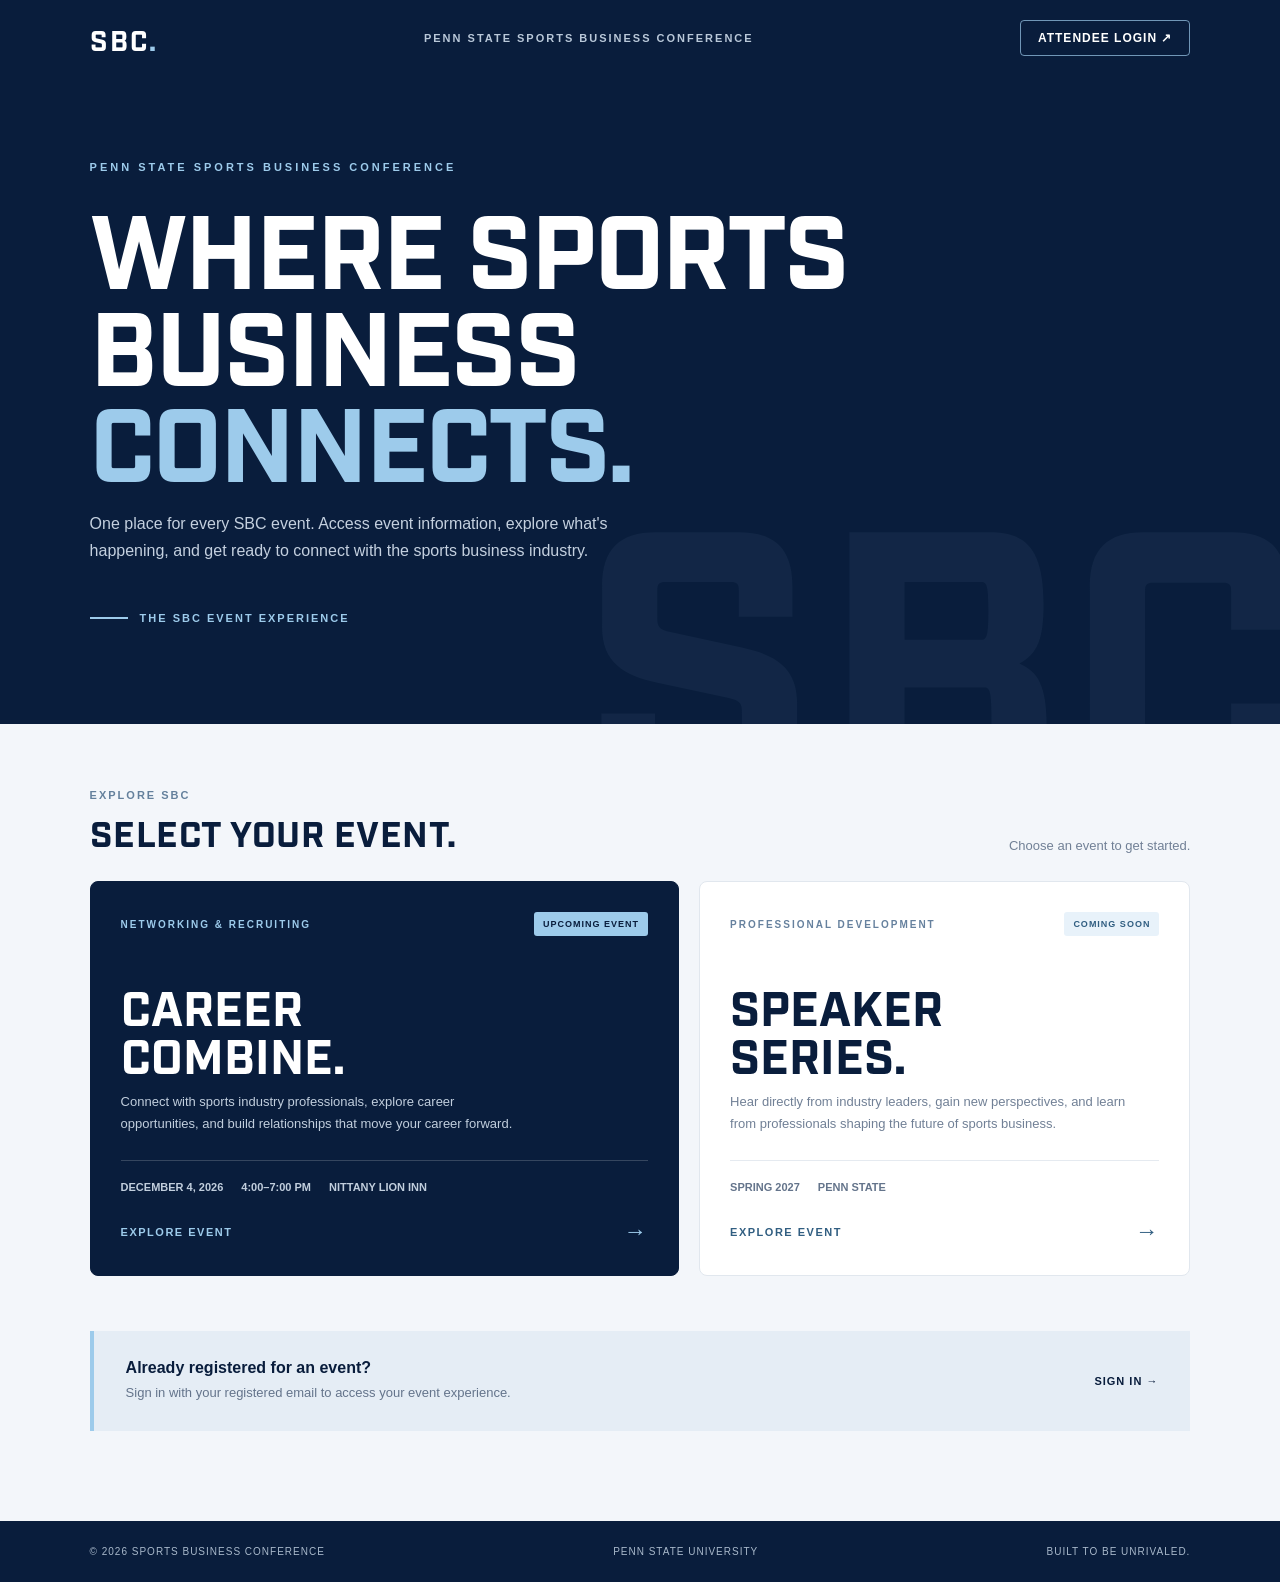
<file: index.html>
<!DOCTYPE html>
<html lang="en">
<head>
  <meta charset="UTF-8">
  <meta name="viewport" content="width=device-width, initial-scale=1.0">
  <meta name="theme-color" content="#091d3c">

  <title>SBC Events | Penn State</title>

  <style>
    @font-face {
      font-family: "Industry";
      src: url("/assets/fonts/IndustryTest-Bold.otf") format("opentype");
      font-weight: 700;
    }

    :root {
      --navy: #091d3c;
      --blue: #9dcbeb;
      --light: #f3f6fa;
      --white: #ffffff;
      --muted: #718096;
    }

    * {
      box-sizing: border-box;
      margin: 0;
      padding: 0;
    }

    body {
      font-family: "DM Sans", Arial, sans-serif;
      background: var(--light);
      color: var(--navy);
    }

    a {
      color: inherit;
      text-decoration: none;
    }

    .topbar {
      min-height: 76px;
      padding: 0 7%;
      display: flex;
      justify-content: space-between;
      align-items: center;
      gap: 20px;
      background: var(--navy);
      color: white;
    }

    .logo {
      font-family: "Industry", Arial, sans-serif;
      font-size: 28px;
      letter-spacing: 2px;
    }

    .logo span {
      color: var(--blue);
    }

    .topbar-label {
      color: #b9c8d9;
      font-size: 11px;
      font-weight: 700;
      letter-spacing: 2px;
      text-transform: uppercase;
      text-align: center;
    }

    .login-link {
      border: 1px solid rgba(157, 203, 235, .7);
      border-radius: 4px;
      padding: 10px 17px;
      font-size: 12px;
      font-weight: 700;
      letter-spacing: 1px;
      white-space: nowrap;
      transition: .2s ease;
    }

    .login-link:hover {
      background: var(--blue);
      color: var(--navy);
    }

    .hero {
      position: relative;
      overflow: hidden;
      background: var(--navy);
      color: white;
      padding: 85px 7% 100px;
    }

    .hero::after {
      content: "SBC";
      position: absolute;
      right: -25px;
      bottom: -100px;
      font-family: "Industry", Arial, sans-serif;
      font-size: clamp(180px, 30vw, 430px);
      line-height: 1;
      color: rgba(157, 203, 235, .055);
      pointer-events: none;
    }

    .hero-content {
      position: relative;
      z-index: 1;
      max-width: 850px;
    }

    .eyebrow {
      color: var(--blue);
      font-size: 11px;
      font-weight: 700;
      letter-spacing: 3px;
      text-transform: uppercase;
      margin-bottom: 22px;
    }

    h1 {
      font-family: "Industry", "Arial Narrow", Arial, sans-serif;
      font-size: clamp(55px, 9vw, 105px);
      line-height: .92;
      letter-spacing: -2px;
      margin-bottom: 25px;
    }

    h1 span {
      color: var(--blue);
    }

    .hero-description {
      max-width: 530px;
      color: #c4d0df;
      font-size: 16px;
      line-height: 1.7;
    }

    .hero-bottom {
      position: relative;
      z-index: 1;
      display: flex;
      align-items: center;
      gap: 12px;
      margin-top: 48px;
      color: var(--blue);
      font-size: 11px;
      font-weight: 700;
      letter-spacing: 2px;
    }

    .hero-bottom::before {
      content: "";
      width: 38px;
      height: 2px;
      background: var(--blue);
    }

    main {
      width: min(1120px, 86%);
      margin: 0 auto;
      padding: 65px 0 90px;
    }

    .section-heading {
      display: flex;
      justify-content: space-between;
      align-items: end;
      gap: 20px;
      margin-bottom: 28px;
    }

    .section-label {
      color: #64809c;
      font-size: 11px;
      font-weight: 700;
      letter-spacing: 2px;
      text-transform: uppercase;
      margin-bottom: 9px;
    }

    h2 {
      font-family: "Industry", Arial, sans-serif;
      font-size: 36px;
      letter-spacing: .5px;
    }

    .section-note {
      color: var(--muted);
      font-size: 13px;
    }

    .events-grid {
      display: grid;
      grid-template-columns: 1.2fr 1fr;
      gap: 20px;
    }

    .event-card {
      position: relative;
      display: flex;
      flex-direction: column;
      min-height: 350px;
      overflow: hidden;
      padding: 30px;
      border-radius: 8px;
      background: white;
      border: 1px solid #e1e7ee;
      transition: transform .25s ease, box-shadow .25s ease;
    }

    .event-card:hover {
      transform: translateY(-5px);
      box-shadow: 0 15px 35px rgba(9, 29, 60, .1);
    }

    .event-card.featured {
      background: var(--navy);
      color: white;
      border-color: var(--navy);
    }

    .event-top {
      display: flex;
      justify-content: space-between;
      align-items: center;
      gap: 10px;
      margin-bottom: auto;
    }

    .event-category {
      font-size: 10px;
      font-weight: 700;
      letter-spacing: 2px;
      text-transform: uppercase;
      color: #66819e;
    }

    .featured .event-category {
      color: var(--blue);
    }

    .status {
      border-radius: 3px;
      padding: 7px 9px;
      background: #e8f2fa;
      color: #315e81;
      font-size: 9px;
      font-weight: 700;
      letter-spacing: 1px;
      text-transform: uppercase;
      white-space: nowrap;
    }

    .status.upcoming {
      background: var(--blue);
      color: var(--navy);
    }

    .event-title {
      font-family: "Industry", Arial, sans-serif;
      font-size: clamp(34px, 4vw, 48px);
      line-height: 1;
      margin: 45px 0 14px;
    }

    .event-description {
      color: #718096;
      font-size: 13px;
      line-height: 1.7;
      max-width: 400px;
    }

    .featured .event-description {
      color: #c1cedd;
    }

    .event-meta {
      display: flex;
      flex-wrap: wrap;
      gap: 18px;
      margin-top: 25px;
      padding-top: 20px;
      border-top: 1px solid #e5eaf0;
      color: #64748b;
      font-size: 11px;
      font-weight: 700;
    }

    .featured .event-meta {
      border-color: rgba(255,255,255,.18);
      color: #c1cedd;
    }

    .event-action {
      display: flex;
      justify-content: space-between;
      align-items: center;
      margin-top: 25px;
      color: #315e81;
      font-size: 11px;
      font-weight: 700;
      letter-spacing: 1.5px;
      text-transform: uppercase;
    }

    .featured .event-action {
      color: var(--blue);
    }

    .arrow {
      font-size: 23px;
      transition: transform .2s ease;
    }

    .event-card:hover .arrow {
      transform: translateX(5px);
    }

    .info-strip {
      margin-top: 55px;
      padding: 28px 32px;
      display: flex;
      justify-content: space-between;
      align-items: center;
      gap: 25px;
      background: #e5edf5;
      border-left: 4px solid var(--blue);
    }

    .info-strip h3 {
      font-size: 16px;
      margin-bottom: 6px;
    }

    .info-strip p {
      color: #64748b;
      font-size: 13px;
      line-height: 1.5;
    }

    .info-strip a {
      flex-shrink: 0;
      font-size: 11px;
      font-weight: 700;
      letter-spacing: 1px;
      text-transform: uppercase;
    }

    footer {
      padding: 25px 7%;
      display: flex;
      justify-content: space-between;
      gap: 15px;
      background: var(--navy);
      color: #a9b9cb;
      font-size: 10px;
      letter-spacing: 1px;
    }

    @media (max-width: 700px) {
      .topbar {
        padding: 0 6%;
      }

      .topbar-label {
        display: none;
      }

      .hero {
        padding: 70px 7% 80px;
      }

      main {
        width: 88%;
        padding: 48px 0 65px;
      }

      .section-heading {
        align-items: start;
        flex-direction: column;
      }

      .events-grid {
        grid-template-columns: 1fr;
      }

      .event-card {
        min-height: 330px;
        padding: 25px;
      }

      .info-strip {
        align-items: start;
        flex-direction: column;
      }

      footer {
        flex-direction: column;
      }
    }
  </style>
</head>

<body>

  <header class="topbar">
    <a href="/" class="logo">SBC<span>.</span></a>

    <div class="topbar-label">
      Penn State Sports Business Conference
    </div>

    <a href="/login.html" class="login-link" id="account-link">
      ATTENDEE LOGIN ↗
    </a>
  </header>

  <section class="hero">
    <div class="hero-content">
      <p class="eyebrow">Penn State Sports Business Conference</p>

      <h1>WHERE SPORTS<br>BUSINESS <span>CONNECTS.</span></h1>

      <p class="hero-description">
        One place for every SBC event. Access event information,
        explore what's happening, and get ready to connect with
        the sports business industry.
      </p>
    </div>

    <div class="hero-bottom">
      THE SBC EVENT EXPERIENCE
    </div>
  </section>

  <main>
    <div class="section-heading">
      <div>
        <p class="section-label">Explore SBC</p>
        <h2>SELECT YOUR EVENT.</h2>
      </div>

      <p class="section-note">
        Choose an event to get started.
      </p>
    </div>

    <section class="events-grid">

      <!-- CAREER COMBINE -->
      <a href="/login.html"
         data-event-link="/career-combine/combine-index.html"
         class="event-card featured">

        <div class="event-top">
          <span class="event-category">Networking & Recruiting</span>
          <span class="status upcoming">Upcoming Event</span>
        </div>

        <div>
          <h3 class="event-title">CAREER<br>COMBINE.</h3>

          <p class="event-description">
            Connect with sports industry professionals, explore
            career opportunities, and build relationships that
            move your career forward.
          </p>
        </div>

        <div class="event-meta">
          <span>DECEMBER 4, 2026</span>
          <span>4:00–7:00 PM</span>
          <span>NITTANY LION INN</span>
        </div>

        <div class="event-action">
          <span>Explore Event</span>
          <span class="arrow">→</span>
        </div>
      </a>

      <!-- SPEAKER SERIES -->
      <a href="/login.html"
         data-event-link="/speaker-series/speaker-index.html"
         class="event-card">

        <div class="event-top">
          <span class="event-category">Professional Development</span>
          <span class="status">Coming Soon</span>
        </div>

        <div>
          <h3 class="event-title">SPEAKER<br>SERIES.</h3>

          <p class="event-description">
            Hear directly from industry leaders, gain new
            perspectives, and learn from professionals shaping
            the future of sports business.
          </p>
        </div>

        <div class="event-meta">
          <span>SPRING 2027</span>
          <span>PENN STATE</span>
        </div>

        <div class="event-action">
          <span>Explore Event</span>
          <span class="arrow">→</span>
        </div>
      </a>

    </section>

    <section class="info-strip">
      <div>
        <h3 id="info-heading">Already registered for an event?</h3>
        <p id="info-description">
          Sign in with your registered email to access your event experience.
        </p>
      </div>

      <a href="/login.html" id="info-link">Sign In →</a>
    </section>
  </main>

  <footer>
    <span>© 2026 SPORTS BUSINESS CONFERENCE</span>
    <span>PENN STATE UNIVERSITY</span>
    <span>BUILT TO BE UNRIVALED.</span>
  </footer>

  <script type="module">
    import { supabase } from "/assets/js/supabase.js";

    const accountLink = document.querySelector("#account-link");
    const eventLinks = document.querySelectorAll("[data-event-link]");
    const infoHeading = document.querySelector("#info-heading");
    const infoDescription = document.querySelector("#info-description");
    const infoLink = document.querySelector("#info-link");

    async function updateHomepage() {
      try {
        const {
          data: { session },
          error
        } = await supabase.auth.getSession();

        if (error) {
          throw error;
        }

        if (session) {
          // Update account navigation
          accountLink.textContent = "MY DASHBOARD →";
          accountLink.href = "/dashboard.html";

          // Allow signed-in users to enter event pages
          eventLinks.forEach(link => {
            link.href = link.dataset.eventLink;
          });

          // Update the sign-in information strip
          infoHeading.textContent = "You're signed in.";
          infoDescription.textContent =
            "Head to your dashboard to access your SBC event resources.";
          infoLink.textContent = "My Dashboard →";
          infoLink.href = "/dashboard.html";
        }

      } catch (error) {
        console.error("Homepage session check failed:", error);
      }
    }

    updateHomepage();
  </script>

</body>
</html>
</file>
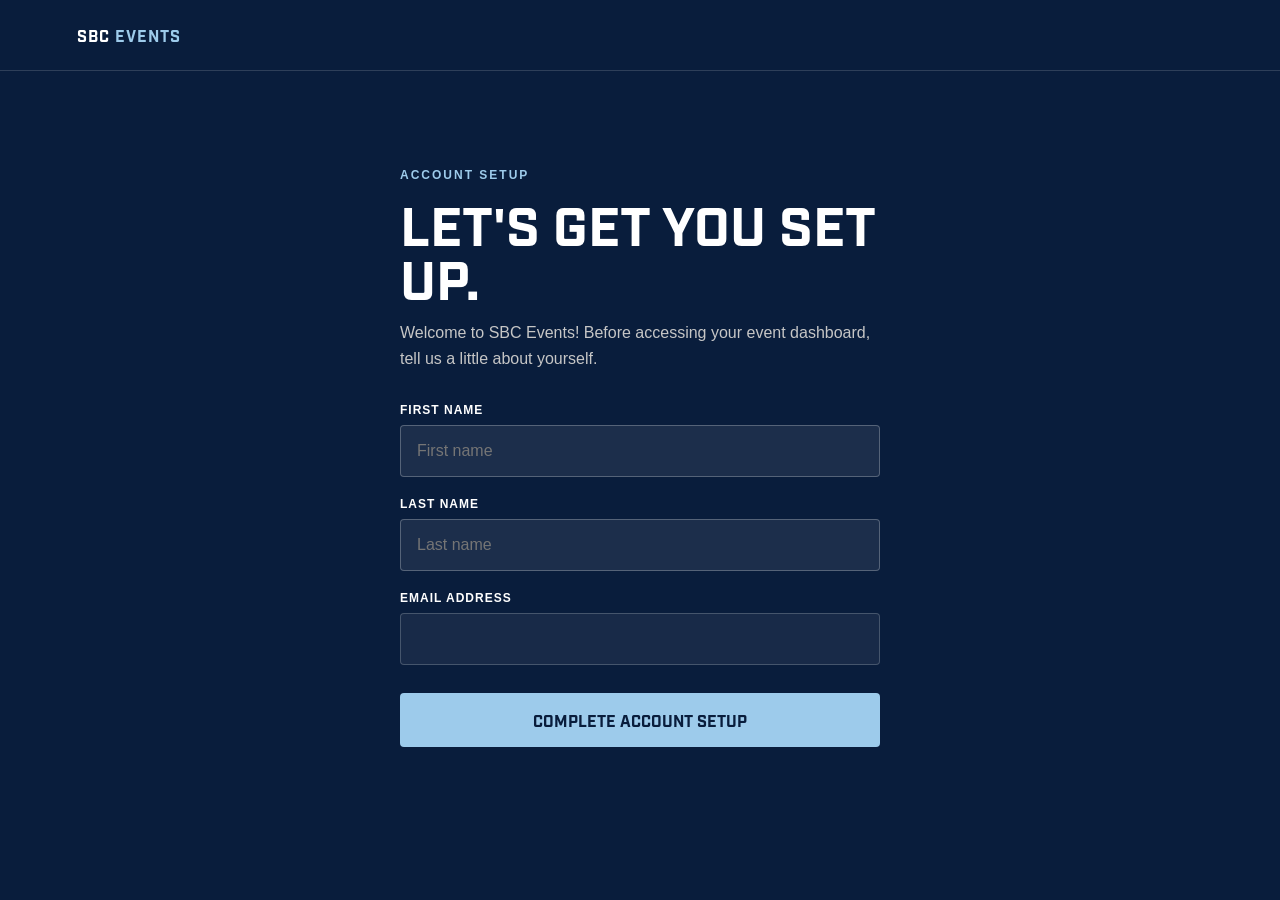
<file: complete-profile.html>
<!DOCTYPE html>
<html lang="en">
<head>
  <meta charset="UTF-8">
  <meta name="viewport" content="width=device-width, initial-scale=1.0">
  <title>Complete Your Profile | SBC Events</title>

  <style>
    @font-face {
      font-family: "Industry";
      src: url("/assets/fonts/IndustryTest-Bold.otf");
      font-weight: 700;
    }

    :root {
      --navy: #091d3c;
      --blue: #9dcbeb;
      --gray: #c6c6c6;
      --white: #ffffff;
    }

    * {
      box-sizing: border-box;
    }

    body {
      margin: 0;
      min-height: 100vh;
      background: var(--navy);
      color: var(--white);
      font-family: Arial, sans-serif;
      display: flex;
      flex-direction: column;
    }

    header {
      padding: 25px 6%;
      border-bottom: 1px solid rgba(255,255,255,.15);
      font-family: Industry, Arial, sans-serif;
      letter-spacing: 1px;
    }

    header span {
      color: var(--blue);
    }

    main {
      width: min(480px, 90%);
      margin: auto;
      padding: 55px 0;
    }

    .eyebrow {
      color: var(--blue);
      font-size: 12px;
      font-weight: bold;
      letter-spacing: 2px;
    }

    h1 {
      font-family: Industry, Arial, sans-serif;
      font-size: clamp(36px, 7vw, 54px);
      line-height: 1;
      margin: 14px 0;
      text-transform: uppercase;
    }

    .intro {
      color: var(--gray);
      line-height: 1.6;
      margin-bottom: 32px;
    }

    label {
      display: block;
      font-size: 12px;
      font-weight: bold;
      letter-spacing: 1px;
      margin: 20px 0 8px;
      text-transform: uppercase;
    }

    input {
      width: 100%;
      padding: 16px;
      border: 1px solid rgba(255,255,255,.25);
      border-radius: 4px;
      background: rgba(255,255,255,.08);
      color: white;
      font-size: 16px;
    }

    input:focus {
      outline: 2px solid var(--blue);
      border-color: transparent;
    }

    input[readonly] {
      color: var(--gray);
      opacity: .8;
    }

    button {
      width: 100%;
      margin-top: 28px;
      padding: 17px;
      border: 0;
      border-radius: 4px;
      background: var(--blue);
      color: var(--navy);
      font-family: Industry, Arial, sans-serif;
      font-size: 16px;
      cursor: pointer;
    }

    button:disabled {
      opacity: .6;
      cursor: wait;
    }

    #message {
      min-height: 24px;
      margin-top: 18px;
      font-size: 14px;
      line-height: 1.5;
    }

    .error {
      color: #ffaaaa;
    }

    .success {
      color: var(--blue);
    }
  </style>
</head>

<body>
  <header>SBC <span>EVENTS</span></header>

  <main>
    <div class="eyebrow">ACCOUNT SETUP</div>
    <h1>Let's get you set up.</h1>

    <p class="intro">
      Welcome to SBC Events! Before accessing your event dashboard,
      tell us a little about yourself.
    </p>

    <form id="profile-form">
      <label for="first-name">First Name</label>
      <input
        id="first-name"
        type="text"
        placeholder="First name"
        autocomplete="given-name"
        required
      >

      <label for="last-name">Last Name</label>
      <input
        id="last-name"
        type="text"
        placeholder="Last name"
        autocomplete="family-name"
        required
      >

      <label for="email">Email Address</label>
      <input id="email" type="email" readonly>

      <button id="submit-button" type="submit">
        COMPLETE ACCOUNT SETUP
      </button>

      <p id="message" role="status"></p>
    </form>
  </main>

  <script type="module">
    import { supabase } from "/assets/js/supabase.js";

    const form = document.querySelector("#profile-form");
    const firstNameInput = document.querySelector("#first-name");
    const lastNameInput = document.querySelector("#last-name");
    const emailInput = document.querySelector("#email");
    const submitButton = document.querySelector("#submit-button");
    const message = document.querySelector("#message");

    function showMessage(text, type = "") {
      message.textContent = text;
      message.className = type;
    }

    async function initializePage() {
      const {
        data: { session },
        error
      } = await supabase.auth.getSession();

      if (error || !session) {
        showMessage(
          "Your invitation may have expired. Please ask SBC for a new invitation.",
          "error"
        );
        form.hidden = true;
        return;
      }

      emailInput.value = session.user.email || "";

      const { data: profile } = await supabase
        .from("profiles")
        .select("full_name")
        .eq("id", session.user.id)
        .maybeSingle();

      if (profile?.full_name) {
        window.location.replace("/dashboard.html");
      }
    }

    form.addEventListener("submit", async (event) => {
      event.preventDefault();

      const firstName = firstNameInput.value.trim();
      const lastName = lastNameInput.value.trim();

      if (!firstName || !lastName) {
        showMessage("Please enter your first and last name.", "error");
        return;
      }

      submitButton.disabled = true;
      submitButton.textContent = "SAVING...";
      showMessage("");

      const {
        data: { session }
      } = await supabase.auth.getSession();

      if (!session) {
        showMessage("Your session expired. Please request a new invitation.", "error");
        submitButton.disabled = false;
        submitButton.textContent = "COMPLETE ACCOUNT SETUP";
        return;
      }

      const fullName = `${firstName} ${lastName}`;

      const { error } = await supabase
        .from("profiles")
        .update({ full_name: fullName })
        .eq("id", session.user.id);

      if (error) {
        console.error("Profile update error:", error);
        showMessage("We couldn't save your information. Please try again.", "error");
        submitButton.disabled = false;
        submitButton.textContent = "COMPLETE ACCOUNT SETUP";
        return;
      }

      showMessage("Your profile is ready! Redirecting...", "success");

      window.location.replace("/dashboard.html");
    });

    initializePage();
  </script>
</body>
</html>
</file>
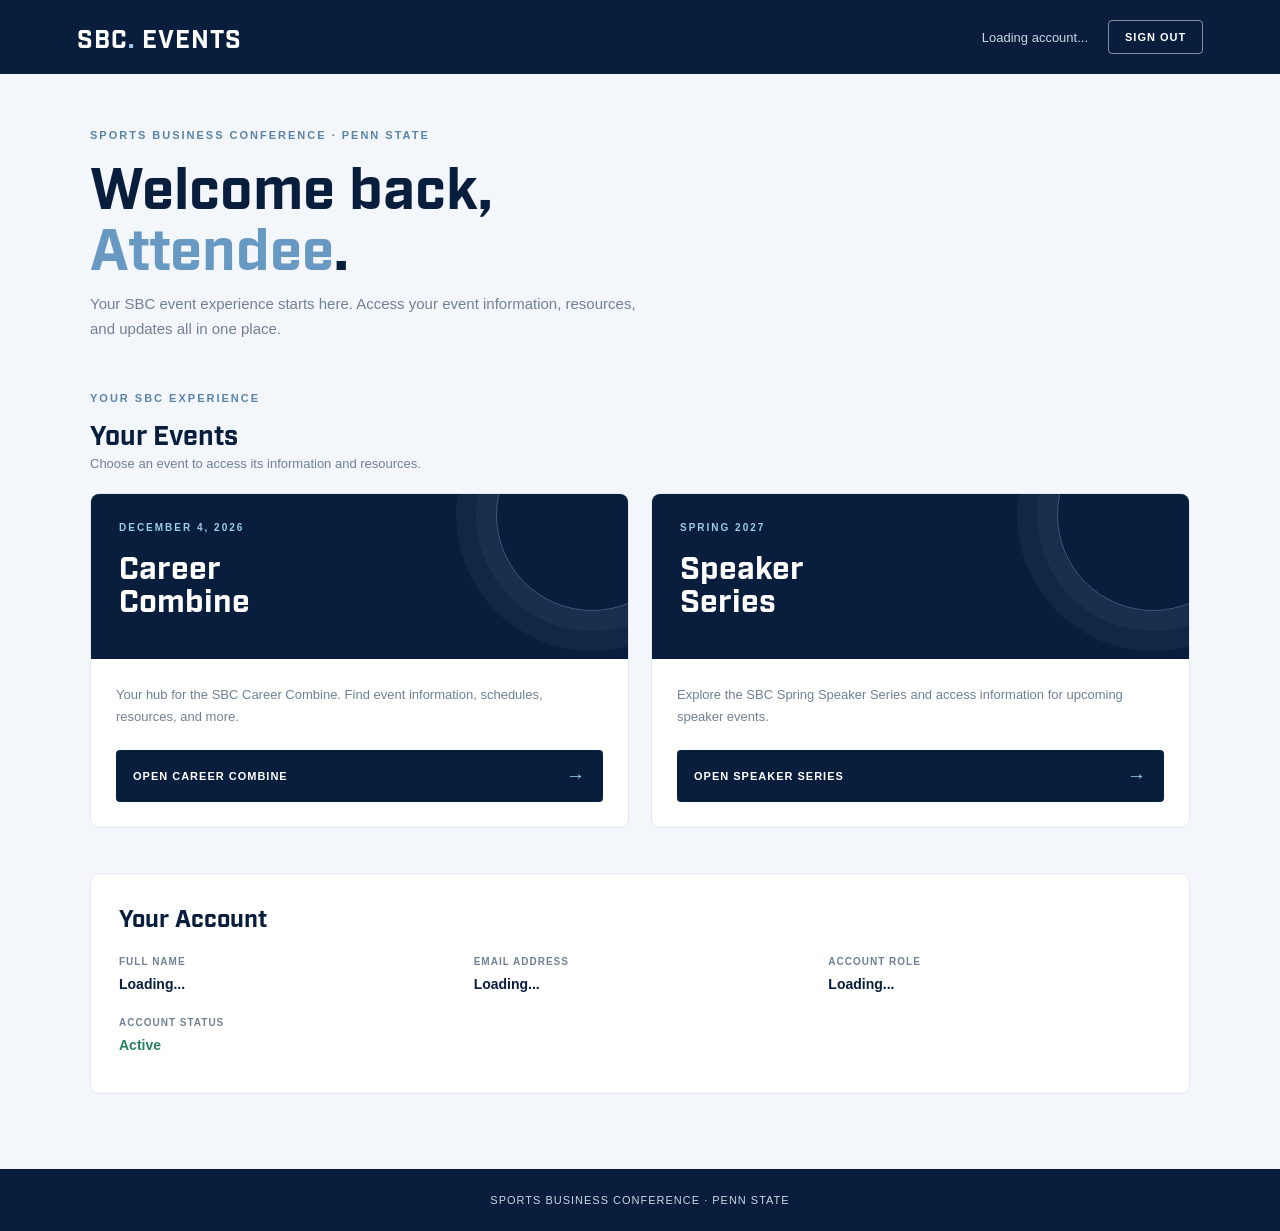
<file: dashboard.html>
<!DOCTYPE html>
<html lang="en">
<head>
  <meta charset="UTF-8">
  <meta name="viewport" content="width=device-width, initial-scale=1.0">
  <title>SBC Events | Dashboard</title>

  <style>
    @font-face {
      font-family: Industry;
      src: url("/assets/fonts/IndustryTest-Bold.otf") format("opentype");
      font-weight: 700;
    }

    :root {
      --navy: #091d3c;
      --blue: #9dcbeb;
      --white: #ffffff;
      --light: #f3f6fa;
      --text: #18263a;
      --muted: #718096;
    }

    * {
      box-sizing: border-box;
      margin: 0;
      padding: 0;
    }

    body {
      background: var(--light);
      color: var(--text);
      font-family: Arial, sans-serif;
      min-height: 100vh;
    }

    a {
      text-decoration: none;
      color: inherit;
    }

    button {
      font-family: inherit;
    }

    .topbar {
      background: var(--navy);
      color: white;
      padding: 20px 6%;
      display: flex;
      align-items: center;
      justify-content: space-between;
    }

    .brand {
      font-family: Industry, Arial, sans-serif;
      font-size: 25px;
      letter-spacing: 1px;
    }

    .brand span {
      color: var(--blue);
    }

    .topbar-right {
      display: flex;
      align-items: center;
      gap: 20px;
    }

    .user-email {
      color: #cbd7e5;
      font-size: 13px;
    }

    .signout {
      border: 1px solid rgba(255,255,255,.5);
      background: transparent;
      color: white;
      padding: 10px 16px;
      border-radius: 4px;
      cursor: pointer;
      font-size: 11px;
      font-weight: bold;
      letter-spacing: 1px;
    }

    .signout:hover {
      background: white;
      color: var(--navy);
    }

    main {
      width: 88%;
      max-width: 1100px;
      margin: 0 auto;
      padding: 55px 0 75px;
    }

    .eyebrow {
      color: #5a83a8;
      font-size: 11px;
      font-weight: bold;
      letter-spacing: 2px;
      text-transform: uppercase;
      margin-bottom: 13px;
    }

    .welcome h1 {
      color: var(--navy);
      font-family: Industry, Arial, sans-serif;
      font-size: clamp(38px, 6vw, 58px);
      line-height: 1.05;
      margin-bottom: 15px;
    }

    .welcome h1 span {
      color: #6799c2;
    }

    .welcome p {
      color: var(--muted);
      font-size: 15px;
      line-height: 1.7;
      max-width: 570px;
    }

    .section-heading {
      margin: 50px 0 22px;
    }

    .section-heading h2 {
      color: var(--navy);
      font-family: Industry, Arial, sans-serif;
      font-size: 27px;
    }

    .section-heading p {
      color: var(--muted);
      font-size: 13px;
      margin-top: 7px;
    }

    .event-grid {
      display: grid;
      grid-template-columns: repeat(2, minmax(0, 1fr));
      gap: 22px;
    }

    .event-card {
      background: white;
      border: 1px solid #e2e8f0;
      border-radius: 9px;
      overflow: hidden;
      transition: .2s ease;
    }

    .event-card:hover {
      transform: translateY(-4px);
      box-shadow: 0 12px 28px rgba(9,29,60,.09);
    }

    .event-banner {
      background: var(--navy);
      color: white;
      min-height: 165px;
      padding: 28px;
      position: relative;
      overflow: hidden;
    }

    .event-banner::after {
      content: "";
      position: absolute;
      width: 190px;
      height: 190px;
      border: 1px solid rgba(157,203,235,.35);
      border-radius: 50%;
      right: -60px;
      top: -75px;
      box-shadow: 0 0 0 20px rgba(157,203,235,.05),
                  0 0 0 40px rgba(157,203,235,.05);
    }

    .event-date {
      color: var(--blue);
      font-size: 10px;
      font-weight: bold;
      letter-spacing: 2px;
      text-transform: uppercase;
      margin-bottom: 16px;
    }

    .event-banner h3 {
      font-family: Industry, Arial, sans-serif;
      font-size: 32px;
      line-height: 1.05;
      position: relative;
      z-index: 1;
    }

    .event-content {
      padding: 25px;
    }

    .event-content p {
      color: var(--muted);
      font-size: 13px;
      line-height: 1.7;
      margin-bottom: 22px;
    }

    .event-link {
      display: flex;
      justify-content: space-between;
      align-items: center;
      background: var(--navy);
      color: white;
      padding: 15px 17px;
      border-radius: 4px;
      font-size: 11px;
      font-weight: bold;
      letter-spacing: 1px;
    }

    .event-link:hover {
      background: #173d69;
    }

    .event-link span {
      color: var(--blue);
      font-size: 19px;
    }

    .account-card {
      background: white;
      border: 1px solid #e2e8f0;
      border-radius: 9px;
      padding: 28px;
      margin-top: 45px;
    }

    .account-card h2 {
      color: var(--navy);
      font-family: Industry, Arial, sans-serif;
      font-size: 24px;
      margin-bottom: 25px;
    }

    .account-grid {
      display: grid;
      grid-template-columns: repeat(3, minmax(0, 1fr));
      gap: 22px;
    }

    .account-item label {
      display: block;
      color: var(--muted);
      font-size: 10px;
      font-weight: bold;
      letter-spacing: 1px;
      text-transform: uppercase;
      margin-bottom: 9px;
    }

    .account-item p {
      color: var(--navy);
      font-size: 14px;
      font-weight: bold;
      overflow-wrap: anywhere;
    }

    .status {
      color: #27845f !important;
    }

    .notice {
      display: none;
      background: white;
      border: 1px solid #e2e8f0;
      border-radius: 8px;
      padding: 30px;
      margin-top: 35px;
      line-height: 1.7;
    }

    .notice h2 {
      color: var(--navy);
      font-family: Industry, Arial, sans-serif;
      font-size: 25px;
      margin-bottom: 10px;
    }

    .notice p {
      color: var(--muted);
      font-size: 14px;
      margin-bottom: 18px;
    }

    .action-link {
      display: inline-block;
      background: var(--navy);
      color: white;
      padding: 12px 18px;
      border-radius: 4px;
      font-size: 11px;
      font-weight: bold;
      letter-spacing: 1px;
    }

    #error-detail {
      color: #a33;
      font-size: 12px;
      margin-top: 12px;
      overflow-wrap: anywhere;
    }

    footer {
      background: var(--navy);
      color: #cbd7e5;
      text-align: center;
      padding: 25px;
      font-size: 11px;
      letter-spacing: 1px;
    }

    @media (max-width: 700px) {
      .topbar {
        padding: 18px 6%;
      }

      .user-email {
        display: none;
      }

      main {
        padding-top: 40px;
      }

      .event-grid,
      .account-grid {
        grid-template-columns: 1fr;
      }

      .account-grid {
        gap: 20px;
      }
    }
  </style>
</head>

<body>

  <header class="topbar">
    <a href="/index.html" class="brand">SBC<span>.</span> EVENTS</a>

    <div class="topbar-right">
      <span class="user-email" id="header-email">Loading account...</span>
      <button class="signout" id="signout-button">SIGN OUT</button>
    </div>
  </header>

  <main>

    <section class="welcome">
      <div class="eyebrow">Sports Business Conference · Penn State</div>
      <h1>Welcome back,<br><span id="first-name">Attendee</span>.</h1>
      <p>
        Your SBC event experience starts here. Access your event information,
        resources, and updates all in one place.
      </p>
    </section>

    <section id="login-notice" class="notice">
      <h2>Sign in to continue.</h2>
      <p>You need to sign in to access your attendee account.</p>
      <a href="/login.html" class="action-link">GO TO LOGIN</a>
    </section>

    <section id="profile-notice" class="notice">
      <h2>Complete your profile.</h2>
      <p>Before continuing, please add your name to your SBC Events account.</p>
      <a href="/complete-profile.html" class="action-link">COMPLETE PROFILE</a>
    </section>

    <section id="event-section">
      <div class="section-heading">
        <div class="eyebrow">Your SBC Experience</div>
        <h2>Your Events</h2>
        <p>Choose an event to access its information and resources.</p>
      </div>

      <div class="event-grid">

        <article class="event-card">
          <div class="event-banner">
            <div class="event-date">December 4, 2026</div>
            <h3>Career<br>Combine</h3>
          </div>

          <div class="event-content">
            <p>
              Your hub for the SBC Career Combine. Find event information,
              schedules, resources, and more.
            </p>
            <a href="/career-combine/combine-index.html" class="event-link">
              OPEN CAREER COMBINE <span>→</span>
            </a>
          </div>
        </article>

        <article class="event-card">
          <div class="event-banner">
            <div class="event-date">Spring 2027</div>
            <h3>Speaker<br>Series</h3>
          </div>

          <div class="event-content">
            <p>
              Explore the SBC Spring Speaker Series and access information
              for upcoming speaker events.
            </p>
            <a href="/speaker-series/speaker-index.html" class="event-link">
              OPEN SPEAKER SERIES <span>→</span>
            </a>
          </div>
        </article>

      </div>
    </section>

    <section id="account-section" class="account-card">
      <h2>Your Account</h2>

      <div class="account-grid">
        <div class="account-item">
          <label>Full Name</label>
          <p id="account-name">Loading...</p>
        </div>

        <div class="account-item">
          <label>Email Address</label>
          <p id="account-email">Loading...</p>
        </div>

        <div class="account-item">
          <label>Account Role</label>
          <p id="account-role">Loading...</p>
        </div>
      </div>

      <div class="account-item" style="margin-top:25px;">
        <label>Account Status</label>
        <p class="status">Active</p>
      </div>

      <p id="error-detail"></p>
    </section>

  </main>

  <footer>
    SPORTS BUSINESS CONFERENCE · PENN STATE
  </footer>

  <script type="module">
    import { supabase } from "/assets/js/supabase.js";

    const loginNotice = document.getElementById("login-notice");
    const profileNotice = document.getElementById("profile-notice");
    const eventSection = document.getElementById("event-section");
    const accountSection = document.getElementById("account-section");
    const errorDetail = document.getElementById("error-detail");

    async function loadDashboard() {
      try {
        const { data: { session }, error: sessionError } =
          await supabase.auth.getSession();

        if (sessionError) throw sessionError;

        if (!session) {
          loginNotice.style.display = "block";
          eventSection.style.display = "none";
          accountSection.style.display = "none";
          document.getElementById("header-email").textContent = "Not signed in";
          return;
        }

        const user = session.user;

        document.getElementById("header-email").textContent =
          user.email || "";

        const { data: profile, error: profileError } = await supabase
          .from("profiles")
          .select("full_name, role")
          .eq("id", user.id)
          .maybeSingle();

        if (profileError) throw profileError;

        if (!profile || !profile.full_name?.trim()) {
          profileNotice.style.display = "block";
          eventSection.style.display = "none";
          accountSection.style.display = "none";
          return;
        }

        const fullName = profile.full_name.trim();
        const firstName = fullName.split(" ")[0];

        document.getElementById("first-name").textContent = firstName;
        document.getElementById("account-name").textContent = fullName;
        document.getElementById("account-email").textContent =
          user.email || "—";

        const role = profile.role || "attendee";

        document.getElementById("account-role").textContent =
          role.charAt(0).toUpperCase() + role.slice(1);

      } catch (error) {
        console.error("Dashboard loading error:", error);
        errorDetail.textContent =
          "Account loading error: " + error.message;
      }
    }

    document.getElementById("signout-button").addEventListener(
      "click",
      async () => {
        const { error } = await supabase.auth.signOut();

        if (error) {
          errorDetail.textContent = error.message;
          return;
        }

        window.location.href = "/login.html";
      }
    );

    loadDashboard();
  </script>

</body>
</html>
</file>
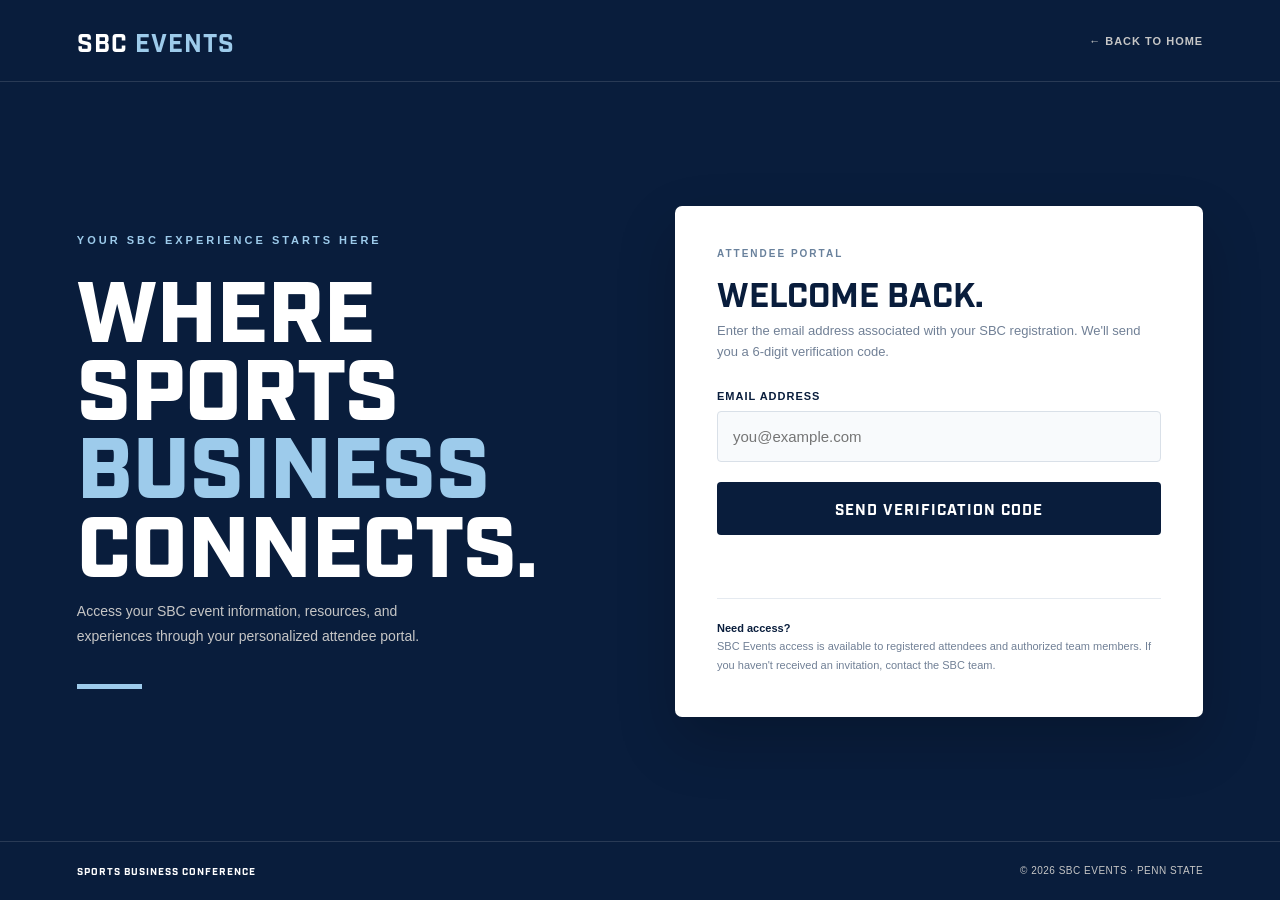
<file: login.html>
<!DOCTYPE html>
<html lang="en">
<head>
  <meta charset="UTF-8">
  <meta name="viewport" content="width=device-width, initial-scale=1.0">

  <title>Attendee Login | SBC Events</title>

  <style>
    @font-face {
      font-family: "Industry";
      src: url("/assets/fonts/IndustryTest-Bold.otf") format("opentype");
      font-weight: 700;
    }

    @font-face {
      font-family: "Industry Black";
      src: url("/assets/fonts/IndustryTest-Black.otf") format("opentype");
      font-weight: 900;
    }

    :root {
      --navy: #091d3c;
      --blue: #9dcbeb;
      --gray: #c6c6c6;
      --white: #ffffff;
      --muted: #718096;
    }

    * {
      box-sizing: border-box;
    }

    body {
      margin: 0;
      min-height: 100vh;
      background: var(--navy);
      color: var(--white);
      font-family: Arial, sans-serif;
      display: flex;
      flex-direction: column;
    }

    a {
      color: inherit;
      text-decoration: none;
    }

    /* Header */

    header {
      min-height: 82px;
      padding: 0 6%;
      display: flex;
      justify-content: space-between;
      align-items: center;
      border-bottom: 1px solid rgba(255,255,255,.13);
    }

    .brand {
      font-family: Industry, Arial, sans-serif;
      font-size: 25px;
      letter-spacing: 1px;
    }

    .brand span {
      color: var(--blue);
    }

    .home-link {
      color: var(--gray);
      font-size: 11px;
      font-weight: bold;
      letter-spacing: 1px;
      transition: color .2s ease;
    }

    .home-link:hover {
      color: var(--blue);
    }

    /* Main */

    main {
      flex: 1;
      display: grid;
      grid-template-columns: 1fr 1fr;
      max-width: 1200px;
      width: 88%;
      margin: auto;
      align-items: center;
      gap: 70px;
      padding: 65px 0;
    }

    /* Left side */

    .intro {
      max-width: 510px;
    }

    .eyebrow {
      color: var(--blue);
      font-size: 11px;
      font-weight: bold;
      letter-spacing: 3px;
      text-transform: uppercase;
    }

    .intro h1 {
      font-family: "Industry Black", Industry, Arial, sans-serif;
      font-size: clamp(48px, 7vw, 86px);
      line-height: .91;
      text-transform: uppercase;
      margin: 20px 0;
    }

    .intro h1 span {
      color: var(--blue);
    }

    .intro p {
      color: var(--gray);
      font-size: 14px;
      line-height: 1.8;
      max-width: 390px;
    }

    .intro-accent {
      margin-top: 35px;
      width: 65px;
      height: 5px;
      background: var(--blue);
    }

    /* Login card */

    .login-card {
      background: var(--white);
      color: var(--navy);
      padding: 42px;
      border-radius: 7px;
      box-shadow: 0 25px 60px rgba(0,0,0,.2);
    }

    .card-eyebrow {
      color: #69819c;
      font-size: 10px;
      font-weight: bold;
      letter-spacing: 2px;
      text-transform: uppercase;
    }

    .login-card h2 {
      font-family: Industry, Arial, sans-serif;
      font-size: 34px;
      text-transform: uppercase;
      margin: 13px 0 9px;
    }

    .card-description {
      color: var(--muted);
      font-size: 13px;
      line-height: 1.6;
      margin: 0 0 27px;
    }

    label {
      display: block;
      font-size: 11px;
      font-weight: bold;
      letter-spacing: 1px;
      text-transform: uppercase;
      margin-bottom: 9px;
    }

    input {
      width: 100%;
      height: 51px;
      padding: 0 15px;
      border: 1px solid #d9e0e8;
      border-radius: 4px;
      background: #f8fafc;
      color: var(--navy);
      font-size: 15px;
      outline: none;
      transition: border-color .2s ease, box-shadow .2s ease;
    }

    input:focus {
      border-color: #6da8d3;
      box-shadow: 0 0 0 3px rgba(157,203,235,.25);
    }

    #verification-code {
      font-size: 25px;
      font-weight: bold;
      letter-spacing: 10px;
      text-align: center;
    }

    button {
      width: 100%;
      min-height: 53px;
      margin-top: 20px;
      border: none;
      border-radius: 4px;
      background: var(--navy);
      color: white;
      font-family: Industry, Arial, sans-serif;
      font-size: 15px;
      letter-spacing: 1px;
      cursor: pointer;
      transition: background .2s ease, transform .2s ease;
    }

    button:hover {
      background: #153966;
      transform: translateY(-2px);
    }

    button:disabled {
      opacity: .6;
      cursor: wait;
      transform: none;
    }

    .login-message {
      min-height: 22px;
      margin: 16px 0 0;
      font-size: 12px;
      line-height: 1.5;
    }

    .login-message.error {
      color: #b42318;
    }

    .login-message.success {
      color: #167044;
    }

    .login-message.info {
      color: #52657c;
    }

    .code-email {
      overflow-wrap: anywhere;
      color: var(--navy);
    }

    .back-button {
      display: block;
      width: fit-content;
      margin-top: 20px;
      padding: 0;
      min-height: auto;
      background: transparent;
      color: #52657c;
      font-family: Arial, sans-serif;
      font-size: 12px;
      letter-spacing: 0;
      text-align: left;
    }

    .back-button:hover {
      background: transparent;
      color: var(--navy);
      transform: none;
      text-decoration: underline;
    }

    .help-text {
      margin-top: 25px;
      padding-top: 20px;
      border-top: 1px solid #e5eaf0;
      color: var(--muted);
      font-size: 11px;
      line-height: 1.7;
    }

    .help-text strong {
      color: var(--navy);
    }

    /* Footer */

    footer {
      padding: 23px 6%;
      border-top: 1px solid rgba(255,255,255,.13);
      display: flex;
      justify-content: space-between;
      gap: 15px;
      color: var(--gray);
      font-size: 10px;
      letter-spacing: .5px;
    }

    footer strong {
      color: white;
      font-family: Industry, Arial, sans-serif;
      letter-spacing: 1px;
    }

    [hidden] {
      display: none !important;
    }

    /* Responsive */

    @media (max-width: 800px) {
      main {
        grid-template-columns: 1fr;
        gap: 35px;
        width: min(500px, 90%);
        padding: 45px 0;
      }

      .intro h1 {
        font-size: 57px;
      }

      .intro p {
        max-width: 100%;
      }

      .intro-accent {
        margin-top: 22px;
      }

      .login-card {
        padding: 30px 25px;
      }
    }

    @media (max-width: 480px) {
      header {
        padding: 0 5%;
      }

      .brand {
        font-size: 21px;
      }

      footer {
        flex-direction: column;
      }
    }
  </style>
</head>

<body>

  <!-- Header -->
  <header>
    <a href="/" class="brand">
      SBC <span>EVENTS</span>
    </a>

    <a href="/" class="home-link">
      ← BACK TO HOME
    </a>
  </header>

  <!-- Main -->
  <main>

    <!-- Intro -->
    <section class="intro">
      <div class="eyebrow">YOUR SBC EXPERIENCE STARTS HERE</div>

      <h1>
        WHERE<br>
        SPORTS<br>
        <span>BUSINESS</span><br>
        CONNECTS.
      </h1>

      <p>
        Access your SBC event information, resources, and
        experiences through your personalized attendee portal.
      </p>

      <div class="intro-accent"></div>
    </section>

    <!-- Login -->
    <section class="login-card">

      <!-- Step 1: Email -->
      <div id="email-step">

        <div class="card-eyebrow">ATTENDEE PORTAL</div>

        <h2>Welcome Back.</h2>

        <p class="card-description">
          Enter the email address associated with your SBC
          registration. We'll send you a 6-digit verification code.
        </p>

        <form id="login-form">

          <label for="email">Email Address</label>

          <input
            id="email"
            name="email"
            type="email"
            placeholder="you@example.com"
            autocomplete="email"
            required
          >

          <button id="login-button" type="submit">
            SEND VERIFICATION CODE
          </button>

        </form>

      </div>

      <!-- Step 2: Verification code -->
      <div id="code-step" hidden>

        <div class="card-eyebrow">EMAIL VERIFICATION</div>

        <h2>Check Your Email.</h2>

        <p class="card-description">
          We've sent a 6-digit verification code to
          <strong class="code-email" id="code-email"></strong>.
          Enter it below to access your account.
        </p>

        <form id="verify-form">

          <label for="verification-code">6-Digit Code</label>

          <input
            id="verification-code"
            name="verification-code"
            type="text"
            inputmode="numeric"
            autocomplete="one-time-code"
            maxlength="6"
            pattern="[0-9]{6}"
            placeholder="000000"
            required
          >

          <button id="verify-button" type="submit">
            VERIFY CODE
          </button>

        </form>

        <button
          id="back-button"
          class="back-button"
          type="button"
        >
          ← USE A DIFFERENT EMAIL
        </button>

      </div>

      <!-- Status messages -->
      <p
        id="login-message"
        class="login-message"
        role="status"
        aria-live="polite"
      ></p>

      <div class="help-text">
        <strong>Need access?</strong><br>
        SBC Events access is available to registered attendees
        and authorized team members. If you haven't received an
        invitation, contact the SBC team.
      </div>

    </section>

  </main>

  <!-- Footer -->
  <footer>
    <strong>SPORTS BUSINESS CONFERENCE</strong>
    <span>© 2026 SBC EVENTS · PENN STATE</span>
  </footer>

  <!-- Authentication -->
  <script type="module" src="/assets/js/auth.js"></script>

  <script>
    // Return to the email-entry step
    document.querySelector("#back-button").addEventListener("click", () => {
      document.querySelector("#code-step").hidden = true;
      document.querySelector("#email-step").hidden = false;

      document.querySelector("#verification-code").value = "";
      document.querySelector("#login-message").textContent = "";
      document.querySelector("#email").focus();
    });

    // Accept numeric input only
    document.querySelector("#verification-code").addEventListener("input", (event) => {
      event.target.value = event.target.value.replace(/\D/g, "").slice(0, 6);
    });
  </script>

</body>
</html>
</file>
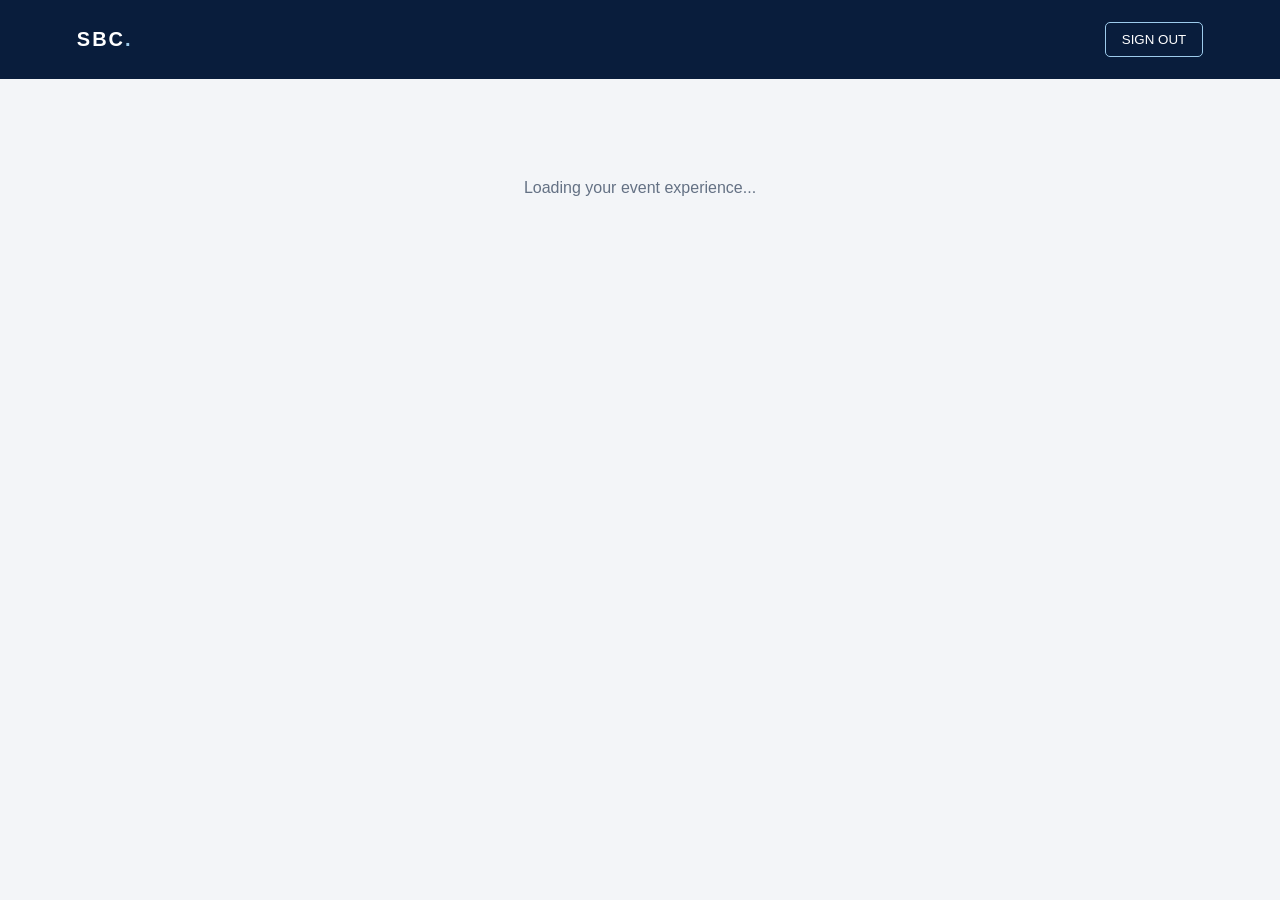
<file: career-combine/combine-index.html>
<!DOCTYPE html>
<html lang="en">
<head>
  <meta charset="UTF-8">
  <meta name="viewport" content="width=device-width, initial-scale=1.0">
  <meta name="theme-color" content="#091d3c">
  <title>Career Combine | SBC</title>

  <style>
    * {
      box-sizing: border-box;
      margin: 0;
      padding: 0;
    }

    body {
      min-height: 100vh;
      background: #f3f5f8;
      color: #091d3c;
      font-family: Arial, sans-serif;
    }

    header {
      background: #091d3c;
      color: white;
      padding: 22px 6%;
      display: flex;
      justify-content: space-between;
      align-items: center;
    }

    .brand {
      font-size: 20px;
      font-weight: 800;
      letter-spacing: 2px;
    }

    .brand span {
      color: #9dcbeb;
    }

    #logout-button {
      background: transparent;
      border: 1px solid #9dcbeb;
      color: white;
      padding: 9px 16px;
      border-radius: 5px;
      cursor: pointer;
    }

    main {
      width: min(1000px, 88%);
      margin: 55px auto;
    }

    .eyebrow {
      color: #52799b;
      font-size: 12px;
      font-weight: 700;
      letter-spacing: 2px;
      text-transform: uppercase;
      margin-bottom: 14px;
    }

    h1 {
      font-size: clamp(38px, 7vw, 68px);
      line-height: 1;
      margin-bottom: 18px;
    }

    .intro {
      color: #647184;
      font-size: 17px;
      line-height: 1.6;
      max-width: 600px;
    }

    .event-details {
      display: grid;
      grid-template-columns: repeat(3, 1fr);
      gap: 14px;
      margin: 38px 0;
    }

    .detail {
      background: white;
      border-radius: 10px;
      padding: 22px;
      border: 1px solid #e3e8ee;
    }

    .detail-label {
      color: #718096;
      font-size: 11px;
      font-weight: 700;
      letter-spacing: 1.5px;
      margin-bottom: 9px;
      text-transform: uppercase;
    }

    .detail-value {
      font-size: 17px;
      font-weight: 700;
    }

    h2 {
      font-size: 23px;
      margin-bottom: 18px;
    }

    .quick-links {
      display: grid;
      grid-template-columns: repeat(2, 1fr);
      gap: 16px;
    }

    .quick-link {
      background: white;
      border: 1px solid #e3e8ee;
      border-radius: 10px;
      padding: 25px;
    }

    .quick-link h3 {
      margin-bottom: 8px;
      font-size: 18px;
    }

    .quick-link p {
      color: #718096;
      font-size: 14px;
      line-height: 1.5;
    }

    #loading {
      text-align: center;
      padding: 100px 20px;
      color: #647184;
    }

    #dashboard {
      display: none;
    }

    footer {
      margin-top: 60px;
      padding: 25px 6%;
      color: #8490a0;
      font-size: 12px;
      text-align: center;
    }

    @media (max-width: 650px) {
      main {
        margin: 38px auto;
      }

      .event-details {
        grid-template-columns: 1fr;
      }

      .quick-links {
        grid-template-columns: 1fr;
      }
    }
  </style>
</head>

<body>
  <header>
    <div class="brand">SBC<span>.</span></div>
    <button id="logout-button" type="button">SIGN OUT</button>
  </header>

  <div id="loading">Loading your event experience...</div>

  <main id="dashboard">
    <p class="eyebrow">Penn State Sports Business Conference</p>
    <h1>CAREER<br>COMBINE.</h1>
    <p class="intro">
      Your event-day hub. Find the information you need,
      stay up to date, and make the most of your Career Combine experience.
    </p>

    <section class="event-details">
      <div class="detail">
        <p class="detail-label">Date</p>
        <p class="detail-value">December 4, 2026</p>
      </div>

      <div class="detail">
        <p class="detail-label">Time</p>
        <p class="detail-value">4:00–7:00 PM</p>
      </div>

      <div class="detail">
        <p class="detail-label">Location</p>
        <p class="detail-value">Nittany Lion Inn</p>
      </div>
    </section>

    <section>
      <h2>YOUR EVENT HUB</h2>

      <div class="quick-links">
        <article class="quick-link">
          <h3>Event Schedule</h3>
          <p>View the event timeline and what to expect throughout the evening.</p>
        </article>

        <article class="quick-link">
          <h3>Attending Organizations</h3>
          <p>Explore the organizations participating in Career Combine.</p>
        </article>

        <article class="quick-link">
          <h3>Event Information</h3>
          <p>Find important event details and attendee information.</p>
        </article>

        <article class="quick-link">
          <h3>Need Help?</h3>
          <p>Find assistance during the event.</p>
        </article>
      </div>
    </section>

    <footer>
      BUILT BY SBC · PENN STATE
    </footer>
  </main>

  <script type="module">
    import { requireAuth, signOut } from "../assets/js/protected.js";

    const session = await requireAuth();

    if (session) {
      document.querySelector("#loading").style.display = "none";
      document.querySelector("#dashboard").style.display = "block";
    }

    document.querySelector("#logout-button").addEventListener("click", signOut);
  </script>
</body>
</html>
</file>
